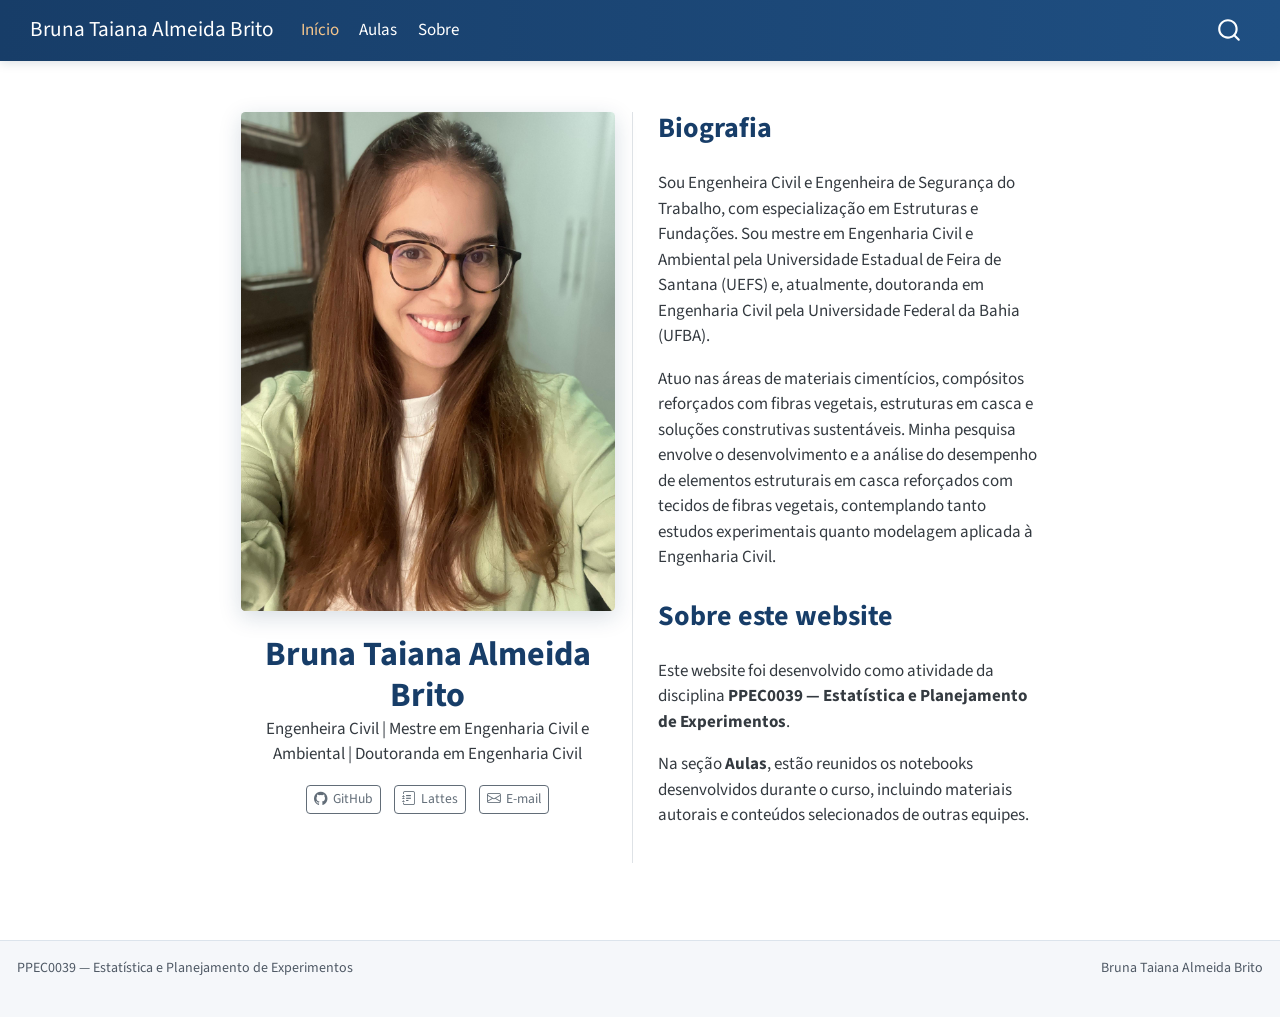
<file: docs/index.html>
<!DOCTYPE html>
<html xmlns="http://www.w3.org/1999/xhtml" lang="en" xml:lang="en"><head>

<meta charset="utf-8">
<meta name="generator" content="quarto-1.9.38">

<meta name="viewport" content="width=device-width, initial-scale=1.0, user-scalable=yes">

<meta name="description" content="Engenheira Civil | Mestre em Engenharia Civil e Ambiental | Doutoranda em Engenharia Civil">

<title>Bruna Taiana Almeida Brito</title>
<style>
/* Default styles provided by pandoc.
** See https://pandoc.org/MANUAL.html#variables-for-html for config info.
*/
code{white-space: pre-wrap;}
span.smallcaps{font-variant: small-caps;}
div.columns{display: flex; gap: min(4vw, 1.5em);}
div.column{flex: auto; overflow-x: auto;}
div.hanging-indent{margin-left: 1.5em; text-indent: -1.5em;}
ul.task-list{list-style: none;}
ul.task-list li input[type="checkbox"] {
  width: 0.8em;
  margin: 0 0.8em 0.2em -1em; /* quarto-specific, see https://github.com/quarto-dev/quarto-cli/issues/4556 */ 
  vertical-align: middle;
}
</style>


<script src="site_libs/quarto-nav/quarto-nav.js"></script>
<script src="site_libs/quarto-nav/headroom.min.js"></script>
<script src="site_libs/clipboard/clipboard.min.js"></script>
<script src="site_libs/quarto-search/autocomplete.umd.js"></script>
<script src="site_libs/quarto-search/fuse.min.js"></script>
<script src="site_libs/quarto-search/quarto-search.js"></script>
<meta name="quarto:offset" content="./">
<script src="site_libs/quarto-html/quarto.js" type="module"></script>
<script src="site_libs/quarto-html/tabsets/tabsets.js" type="module"></script>
<script src="site_libs/quarto-html/popper.min.js"></script>
<script src="site_libs/quarto-html/tippy.umd.min.js"></script>
<link href="site_libs/quarto-html/tippy.css" rel="stylesheet">
<link href="site_libs/quarto-html/quarto-syntax-highlighting-15634bcf2e68342d4ad2dfa704d543f6.css" rel="stylesheet" id="quarto-text-highlighting-styles">
<script src="site_libs/bootstrap/bootstrap.min.js"></script>
<link href="site_libs/bootstrap/bootstrap-icons.css" rel="stylesheet">
<link href="site_libs/bootstrap/bootstrap-ff38ca5759cea8d2b4e40dc1c167d4da.min.css" rel="stylesheet" append-hash="true" id="quarto-bootstrap" data-mode="light">
<script id="quarto-search-options" type="application/json">{
  "location": "navbar",
  "copy-button": false,
  "collapse-after": 3,
  "panel-placement": "end",
  "type": "overlay",
  "limit": 50,
  "keyboard-shortcut": [
    "f",
    "/",
    "s"
  ],
  "show-item-context": false,
  "language": {
    "search-no-results-text": "No results",
    "search-matching-documents-text": "matching documents",
    "search-copy-link-title": "Copy link to search",
    "search-hide-matches-text": "Hide additional matches",
    "search-more-match-text": "more match in this document",
    "search-more-matches-text": "more matches in this document",
    "search-clear-button-title": "Clear",
    "search-text-placeholder": "",
    "search-detached-cancel-button-title": "Cancel",
    "search-submit-button-title": "Submit",
    "search-label": "Search"
  }
}</script>
<style>html{ scroll-behavior: smooth; }</style>


<link rel="stylesheet" href="styles.css">
</head>

<body class="nav-fixed fullcontent quarto-light">

<div id="quarto-search-results"></div>
  <header id="quarto-header" class="headroom fixed-top">
    <nav class="navbar navbar-expand-lg " data-bs-theme="dark">
      <div class="navbar-container container-fluid">
      <div class="navbar-brand-container mx-auto">
    <a class="navbar-brand" href="./index.html">
    <span class="navbar-title">Bruna Taiana Almeida Brito</span>
    </a>
  </div>
            <div id="quarto-search" class="" title="Search"></div>
          <button class="navbar-toggler" type="button" data-bs-toggle="collapse" data-bs-target="#navbarCollapse" aria-controls="navbarCollapse" role="menu" aria-expanded="false" aria-label="Toggle navigation" onclick="if (window.quartoToggleHeadroom) { window.quartoToggleHeadroom(); }">
  <span class="navbar-toggler-icon"></span>
</button>
          <div class="collapse navbar-collapse" id="navbarCollapse">
            <ul class="navbar-nav navbar-nav-scroll me-auto">
  <li class="nav-item">
    <a class="nav-link active" href="./index.html" aria-current="page"> 
<span class="menu-text">Início</span></a>
  </li>  
  <li class="nav-item">
    <a class="nav-link" href="./lista_disciplina.html"> 
<span class="menu-text">Aulas</span></a>
  </li>  
  <li class="nav-item">
    <a class="nav-link" href="./about.html"> 
<span class="menu-text">Sobre</span></a>
  </li>  
</ul>
          </div> <!-- /navcollapse -->
            <div class="quarto-navbar-tools">
</div>
      </div> <!-- /container-fluid -->
    </nav>
</header>
<!-- content -->
<div id="quarto-content" class="quarto-container page-columns page-rows-contents page-layout-article page-navbar">
<!-- sidebar -->
<!-- margin-sidebar -->
    
<!-- main -->
<div class="quarto-about-trestles">
  <div class="about-entity">
    <img src="bruna.jpg" class="about-image
  rounded " style="width: 22em;">
<header id="title-block-header" class="quarto-title-block default">
<div class="quarto-title">
<h1 class="title">Bruna Taiana Almeida Brito</h1>
</div>
<div>
  <div class="description">
    Engenheira Civil | Mestre em Engenharia Civil e Ambiental | Doutoranda em Engenharia Civil
  </div>
</div>
<div class="quarto-title-meta">
  </div>
</header>
    <div class="about-links">
  <a href="https://github.com/britobruna" class="about-link" rel="" target="">
    <i class="bi bi-github"></i>
     <span class="about-link-text">GitHub</span>
  </a>
  <a href="http://lattes.cnpq.br/7379470283872650" class="about-link" rel="" target="">
    <i class="bi bi-journal-text"></i>
     <span class="about-link-text">Lattes</span>
  </a>
  <a href="mailto:brunabritoeng@gmail.com" class="about-link" rel="" target="">
    <i class="bi bi-envelope"></i>
     <span class="about-link-text">E-mail</span>
  </a>
</div>
  </div>
  <div class="about-contents"><main class="content" id="quarto-document-content">
<section id="biografia" class="level2">
<h2 data-anchor-id="biografia">Biografia</h2>
<p>Sou Engenheira Civil e Engenheira de Segurança do Trabalho, com especialização em Estruturas e Fundações. Sou mestre em Engenharia Civil e Ambiental pela Universidade Estadual de Feira de Santana (UEFS) e, atualmente, doutoranda em Engenharia Civil pela Universidade Federal da Bahia (UFBA).</p>
<p>Atuo nas áreas de materiais cimentícios, compósitos reforçados com fibras vegetais, estruturas em casca e soluções construtivas sustentáveis. Minha pesquisa envolve o desenvolvimento e a análise do desempenho de elementos estruturais em casca reforçados com tecidos de fibras vegetais, contemplando tanto estudos experimentais quanto modelagem aplicada à Engenharia Civil.</p>
</section>
<section id="sobre-este-website" class="level2">
<h2 data-anchor-id="sobre-este-website">Sobre este website</h2>
<p>Este website foi desenvolvido como atividade da disciplina <strong>PPEC0039 — Estatística e Planejamento de Experimentos</strong>.</p>
<p>Na seção <strong>Aulas</strong>, estão reunidos os notebooks desenvolvidos durante o curso, incluindo materiais autorais e conteúdos selecionados de outras equipes.</p>


</section>
</main></div>
</div>
 <!-- /main -->
<script id="quarto-html-after-body" type="application/javascript">
  window.document.addEventListener("DOMContentLoaded", function (event) {
    const isCodeAnnotation = (el) => {
      for (const clz of el.classList) {
        if (clz.startsWith('code-annotation-')) {                     
          return true;
        }
      }
      return false;
    }
    const onCopySuccess = function(e) {
      // button target
      const button = e.trigger;
      // don't keep focus
      button.blur();
      // flash "checked"
      button.classList.add('code-copy-button-checked');
      var currentTitle = button.getAttribute("title");
      button.setAttribute("title", "Copied!");
      let tooltip;
      if (window.bootstrap) {
        button.setAttribute("data-bs-toggle", "tooltip");
        button.setAttribute("data-bs-placement", "left");
        button.setAttribute("data-bs-title", "Copied!");
        tooltip = new bootstrap.Tooltip(button, 
          { trigger: "manual", 
            customClass: "code-copy-button-tooltip",
            offset: [0, -8]});
        tooltip.show();    
      }
      setTimeout(function() {
        if (tooltip) {
          tooltip.hide();
          button.removeAttribute("data-bs-title");
          button.removeAttribute("data-bs-toggle");
          button.removeAttribute("data-bs-placement");
        }
        button.setAttribute("title", currentTitle);
        button.classList.remove('code-copy-button-checked');
      }, 1000);
      // clear code selection
      e.clearSelection();
    }
    const getTextToCopy = function(trigger) {
      const outerScaffold = trigger.parentElement.cloneNode(true);
      const codeEl = outerScaffold.querySelector('code');
      for (const childEl of codeEl.children) {
        if (isCodeAnnotation(childEl)) {
          childEl.remove();
        }
      }
      return codeEl.innerText;
    }
    const clipboard = new window.ClipboardJS('.code-copy-button:not([data-in-quarto-modal])', {
      text: getTextToCopy
    });
    clipboard.on('success', onCopySuccess);
    if (window.document.getElementById('quarto-embedded-source-code-modal')) {
      const clipboardModal = new window.ClipboardJS('.code-copy-button[data-in-quarto-modal]', {
        text: getTextToCopy,
        container: window.document.getElementById('quarto-embedded-source-code-modal')
      });
      clipboardModal.on('success', onCopySuccess);
    }
      var localhostRegex = new RegExp(/^(?:http|https):\/\/localhost\:?[0-9]*\//);
      var mailtoRegex = new RegExp(/^mailto:/);
        var filterRegex = new RegExp('/' + window.location.host + '/');
      var isInternal = (href) => {
          return filterRegex.test(href) || localhostRegex.test(href) || mailtoRegex.test(href);
      }
      // Inspect non-navigation links and adorn them if external
     var links = window.document.querySelectorAll('a[href]:not(.nav-link):not(.navbar-brand):not(.toc-action):not(.sidebar-link):not(.sidebar-item-toggle):not(.pagination-link):not(.no-external):not([aria-hidden]):not(.dropdown-item):not(.quarto-navigation-tool):not(.about-link)');
      for (var i=0; i<links.length; i++) {
        const link = links[i];
        if (!isInternal(link.href)) {
          // undo the damage that might have been done by quarto-nav.js in the case of
          // links that we want to consider external
          if (link.dataset.originalHref !== undefined) {
            link.href = link.dataset.originalHref;
          }
        }
      }
    function tippyHover(el, contentFn, onTriggerFn, onUntriggerFn) {
      const config = {
        allowHTML: true,
        maxWidth: 500,
        delay: 100,
        arrow: false,
        appendTo: function(el) {
            return el.parentElement;
        },
        interactive: true,
        interactiveBorder: 10,
        theme: 'quarto',
        placement: 'bottom-start',
      };
      if (contentFn) {
        config.content = contentFn;
      }
      if (onTriggerFn) {
        config.onTrigger = onTriggerFn;
      }
      if (onUntriggerFn) {
        config.onUntrigger = onUntriggerFn;
      }
      window.tippy(el, config); 
    }
    const noterefs = window.document.querySelectorAll('a[role="doc-noteref"]');
    for (var i=0; i<noterefs.length; i++) {
      const ref = noterefs[i];
      tippyHover(ref, function() {
        // use id or data attribute instead here
        let href = ref.getAttribute('data-footnote-href') || ref.getAttribute('href');
        try { href = new URL(href).hash; } catch {}
        const id = href.replace(/^#\/?/, "");
        const note = window.document.getElementById(id);
        if (note) {
          return note.innerHTML;
        } else {
          return "";
        }
      });
    }
    const xrefs = window.document.querySelectorAll('a.quarto-xref');
    const processXRef = (id, note) => {
      // Strip column container classes
      const stripColumnClz = (el) => {
        el.classList.remove("page-full", "page-columns");
        if (el.children) {
          for (const child of el.children) {
            stripColumnClz(child);
          }
        }
      }
      stripColumnClz(note)
      if (id === null || id.startsWith('sec-')) {
        // Special case sections, only their first couple elements
        const container = document.createElement("div");
        if (note.children && note.children.length > 2) {
          container.appendChild(note.children[0].cloneNode(true));
          for (let i = 1; i < note.children.length; i++) {
            const child = note.children[i];
            if (child.tagName === "P" && child.innerText === "") {
              continue;
            } else {
              container.appendChild(child.cloneNode(true));
              break;
            }
          }
          if (window.Quarto?.typesetMath) {
            window.Quarto.typesetMath(container);
          }
          return container.innerHTML
        } else {
          if (window.Quarto?.typesetMath) {
            window.Quarto.typesetMath(note);
          }
          return note.innerHTML;
        }
      } else {
        // Remove any anchor links if they are present
        const anchorLink = note.querySelector('a.anchorjs-link');
        if (anchorLink) {
          anchorLink.remove();
        }
        if (window.Quarto?.typesetMath) {
          window.Quarto.typesetMath(note);
        }
        if (note.classList.contains("callout")) {
          return note.outerHTML;
        } else {
          return note.innerHTML;
        }
      }
    }
    for (var i=0; i<xrefs.length; i++) {
      const xref = xrefs[i];
      tippyHover(xref, undefined, function(instance) {
        instance.disable();
        let url = xref.getAttribute('href');
        let hash = undefined; 
        if (url.startsWith('#')) {
          hash = url;
        } else {
          try { hash = new URL(url).hash; } catch {}
        }
        if (hash) {
          const id = hash.replace(/^#\/?/, "");
          const note = window.document.getElementById(id);
          if (note !== null) {
            try {
              const html = processXRef(id, note.cloneNode(true));
              instance.setContent(html);
            } finally {
              instance.enable();
              instance.show();
            }
          } else {
            // See if we can fetch this
            fetch(url.split('#')[0])
            .then(res => res.text())
            .then(html => {
              const parser = new DOMParser();
              const htmlDoc = parser.parseFromString(html, "text/html");
              const note = htmlDoc.getElementById(id);
              if (note !== null) {
                const html = processXRef(id, note);
                instance.setContent(html);
              } 
            }).finally(() => {
              instance.enable();
              instance.show();
            });
          }
        } else {
          // See if we can fetch a full url (with no hash to target)
          // This is a special case and we should probably do some content thinning / targeting
          fetch(url)
          .then(res => res.text())
          .then(html => {
            const parser = new DOMParser();
            const htmlDoc = parser.parseFromString(html, "text/html");
            const note = htmlDoc.querySelector('main.content');
            if (note !== null) {
              // This should only happen for chapter cross references
              // (since there is no id in the URL)
              // remove the first header
              if (note.children.length > 0 && note.children[0].tagName === "HEADER") {
                note.children[0].remove();
              }
              const html = processXRef(null, note);
              instance.setContent(html);
            } 
          }).finally(() => {
            instance.enable();
            instance.show();
          });
        }
      }, function(instance) {
      });
    }
        let selectedAnnoteEl;
        const selectorForAnnotation = ( cell, annotation) => {
          let cellAttr = 'data-code-cell="' + cell + '"';
          let lineAttr = 'data-code-annotation="' +  annotation + '"';
          const selector = 'span[' + cellAttr + '][' + lineAttr + ']';
          return selector;
        }
        const selectCodeLines = (annoteEl) => {
          const doc = window.document;
          const targetCell = annoteEl.getAttribute("data-target-cell");
          const targetAnnotation = annoteEl.getAttribute("data-target-annotation");
          const annoteSpan = window.document.querySelector(selectorForAnnotation(targetCell, targetAnnotation));
          const lines = annoteSpan.getAttribute("data-code-lines").split(",");
          const lineIds = lines.map((line) => {
            return targetCell + "-" + line;
          })
          let top = null;
          let height = null;
          let parent = null;
          if (lineIds.length > 0) {
              //compute the position of the single el (top and bottom and make a div)
              const el = window.document.getElementById(lineIds[0]);
              top = el.offsetTop;
              height = el.offsetHeight;
              parent = el.parentElement.parentElement;
            if (lineIds.length > 1) {
              const lastEl = window.document.getElementById(lineIds[lineIds.length - 1]);
              const bottom = lastEl.offsetTop + lastEl.offsetHeight;
              height = bottom - top;
            }
            if (top !== null && height !== null && parent !== null) {
              // cook up a div (if necessary) and position it 
              let div = window.document.getElementById("code-annotation-line-highlight");
              if (div === null) {
                div = window.document.createElement("div");
                div.setAttribute("id", "code-annotation-line-highlight");
                div.style.position = 'absolute';
                parent.appendChild(div);
              }
              div.style.top = top - 2 + "px";
              div.style.height = height + 4 + "px";
              div.style.left = 0;
              let gutterDiv = window.document.getElementById("code-annotation-line-highlight-gutter");
              if (gutterDiv === null) {
                gutterDiv = window.document.createElement("div");
                gutterDiv.setAttribute("id", "code-annotation-line-highlight-gutter");
                gutterDiv.style.position = 'absolute';
                const codeCell = window.document.getElementById(targetCell);
                const gutter = codeCell.querySelector('.code-annotation-gutter');
                gutter.appendChild(gutterDiv);
              }
              gutterDiv.style.top = top - 2 + "px";
              gutterDiv.style.height = height + 4 + "px";
            }
            selectedAnnoteEl = annoteEl;
          }
        };
        const unselectCodeLines = () => {
          const elementsIds = ["code-annotation-line-highlight", "code-annotation-line-highlight-gutter"];
          elementsIds.forEach((elId) => {
            const div = window.document.getElementById(elId);
            if (div) {
              div.remove();
            }
          });
          selectedAnnoteEl = undefined;
        };
          // Handle positioning of the toggle
      window.addEventListener(
        "resize",
        throttle(() => {
          elRect = undefined;
          if (selectedAnnoteEl) {
            selectCodeLines(selectedAnnoteEl);
          }
        }, 10)
      );
      function throttle(fn, ms) {
      let throttle = false;
      let timer;
        return (...args) => {
          if(!throttle) { // first call gets through
              fn.apply(this, args);
              throttle = true;
          } else { // all the others get throttled
              if(timer) clearTimeout(timer); // cancel #2
              timer = setTimeout(() => {
                fn.apply(this, args);
                timer = throttle = false;
              }, ms);
          }
        };
      }
        // Attach click handler to the DT
        const annoteDls = window.document.querySelectorAll('dt[data-target-cell]');
        for (const annoteDlNode of annoteDls) {
          annoteDlNode.addEventListener('click', (event) => {
            const clickedEl = event.target;
            if (clickedEl !== selectedAnnoteEl) {
              unselectCodeLines();
              const activeEl = window.document.querySelector('dt[data-target-cell].code-annotation-active');
              if (activeEl) {
                activeEl.classList.remove('code-annotation-active');
              }
              selectCodeLines(clickedEl);
              clickedEl.classList.add('code-annotation-active');
            } else {
              // Unselect the line
              unselectCodeLines();
              clickedEl.classList.remove('code-annotation-active');
            }
          });
        }
    const findCites = (el) => {
      const parentEl = el.parentElement;
      if (parentEl) {
        const cites = parentEl.dataset.cites;
        if (cites) {
          return {
            el,
            cites: cites.split(' ')
          };
        } else {
          return findCites(el.parentElement)
        }
      } else {
        return undefined;
      }
    };
    var bibliorefs = window.document.querySelectorAll('a[role="doc-biblioref"]');
    for (var i=0; i<bibliorefs.length; i++) {
      const ref = bibliorefs[i];
      const citeInfo = findCites(ref);
      if (citeInfo) {
        tippyHover(citeInfo.el, function() {
          var popup = window.document.createElement('div');
          citeInfo.cites.forEach(function(cite) {
            var citeDiv = window.document.createElement('div');
            citeDiv.classList.add('hanging-indent');
            citeDiv.classList.add('csl-entry');
            var biblioDiv = window.document.getElementById('ref-' + cite);
            if (biblioDiv) {
              citeDiv.innerHTML = biblioDiv.innerHTML;
            }
            popup.appendChild(citeDiv);
          });
          return popup.innerHTML;
        });
      }
    }
  });
  </script>
</div> <!-- /content -->
<footer class="footer">
  <div class="nav-footer">
    <div class="nav-footer-left">
<p>PPEC0039 — Estatística e Planejamento de Experimentos</p>
</div>   
    <div class="nav-footer-center">
      &nbsp;
    </div>
    <div class="nav-footer-right">
<p>Bruna Taiana Almeida Brito</p>
</div>
  </div>
</footer>




<script src="site_libs/quarto-html/zenscroll-min.js"></script>
</body></html>
</file>
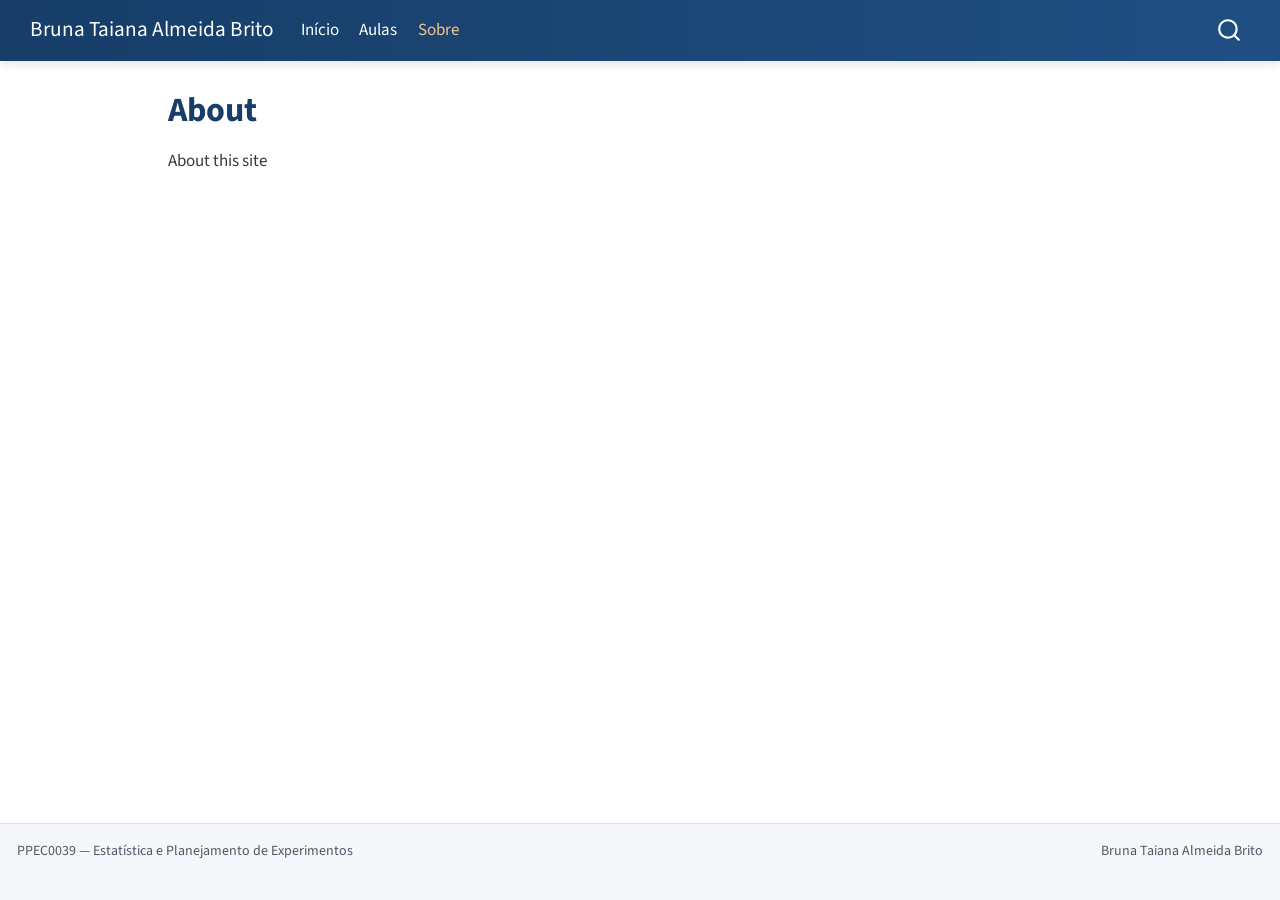
<file: docs/about.html>
<!DOCTYPE html>
<html xmlns="http://www.w3.org/1999/xhtml" lang="en" xml:lang="en"><head>

<meta charset="utf-8">
<meta name="generator" content="quarto-1.9.38">

<meta name="viewport" content="width=device-width, initial-scale=1.0, user-scalable=yes">


<title>About – Bruna Taiana Almeida Brito</title>
<style>
/* Default styles provided by pandoc.
** See https://pandoc.org/MANUAL.html#variables-for-html for config info.
*/
code{white-space: pre-wrap;}
span.smallcaps{font-variant: small-caps;}
div.columns{display: flex; gap: min(4vw, 1.5em);}
div.column{flex: auto; overflow-x: auto;}
div.hanging-indent{margin-left: 1.5em; text-indent: -1.5em;}
ul.task-list{list-style: none;}
ul.task-list li input[type="checkbox"] {
  width: 0.8em;
  margin: 0 0.8em 0.2em -1em; /* quarto-specific, see https://github.com/quarto-dev/quarto-cli/issues/4556 */ 
  vertical-align: middle;
}
</style>


<script src="site_libs/quarto-nav/quarto-nav.js"></script>
<script src="site_libs/quarto-nav/headroom.min.js"></script>
<script src="site_libs/clipboard/clipboard.min.js"></script>
<script src="site_libs/quarto-search/autocomplete.umd.js"></script>
<script src="site_libs/quarto-search/fuse.min.js"></script>
<script src="site_libs/quarto-search/quarto-search.js"></script>
<meta name="quarto:offset" content="./">
<script src="site_libs/quarto-html/quarto.js" type="module"></script>
<script src="site_libs/quarto-html/tabsets/tabsets.js" type="module"></script>
<script src="site_libs/quarto-html/popper.min.js"></script>
<script src="site_libs/quarto-html/tippy.umd.min.js"></script>
<script src="site_libs/quarto-html/anchor.min.js"></script>
<link href="site_libs/quarto-html/tippy.css" rel="stylesheet">
<link href="site_libs/quarto-html/quarto-syntax-highlighting-15634bcf2e68342d4ad2dfa704d543f6.css" rel="stylesheet" id="quarto-text-highlighting-styles">
<script src="site_libs/bootstrap/bootstrap.min.js"></script>
<link href="site_libs/bootstrap/bootstrap-icons.css" rel="stylesheet">
<link href="site_libs/bootstrap/bootstrap-ff38ca5759cea8d2b4e40dc1c167d4da.min.css" rel="stylesheet" append-hash="true" id="quarto-bootstrap" data-mode="light">
<script id="quarto-search-options" type="application/json">{
  "location": "navbar",
  "copy-button": false,
  "collapse-after": 3,
  "panel-placement": "end",
  "type": "overlay",
  "limit": 50,
  "keyboard-shortcut": [
    "f",
    "/",
    "s"
  ],
  "show-item-context": false,
  "language": {
    "search-no-results-text": "No results",
    "search-matching-documents-text": "matching documents",
    "search-copy-link-title": "Copy link to search",
    "search-hide-matches-text": "Hide additional matches",
    "search-more-match-text": "more match in this document",
    "search-more-matches-text": "more matches in this document",
    "search-clear-button-title": "Clear",
    "search-text-placeholder": "",
    "search-detached-cancel-button-title": "Cancel",
    "search-submit-button-title": "Submit",
    "search-label": "Search"
  }
}</script>
<style>html{ scroll-behavior: smooth; }</style>


<link rel="stylesheet" href="styles.css">
</head>

<body class="nav-fixed quarto-light">

<div id="quarto-search-results"></div>
  <header id="quarto-header" class="headroom fixed-top">
    <nav class="navbar navbar-expand-lg " data-bs-theme="dark">
      <div class="navbar-container container-fluid">
      <div class="navbar-brand-container mx-auto">
    <a class="navbar-brand" href="./index.html">
    <span class="navbar-title">Bruna Taiana Almeida Brito</span>
    </a>
  </div>
            <div id="quarto-search" class="" title="Search"></div>
          <button class="navbar-toggler" type="button" data-bs-toggle="collapse" data-bs-target="#navbarCollapse" aria-controls="navbarCollapse" role="menu" aria-expanded="false" aria-label="Toggle navigation" onclick="if (window.quartoToggleHeadroom) { window.quartoToggleHeadroom(); }">
  <span class="navbar-toggler-icon"></span>
</button>
          <div class="collapse navbar-collapse" id="navbarCollapse">
            <ul class="navbar-nav navbar-nav-scroll me-auto">
  <li class="nav-item">
    <a class="nav-link" href="./index.html"> 
<span class="menu-text">Início</span></a>
  </li>  
  <li class="nav-item">
    <a class="nav-link" href="./lista_disciplina.html"> 
<span class="menu-text">Aulas</span></a>
  </li>  
  <li class="nav-item">
    <a class="nav-link active" href="./about.html" aria-current="page"> 
<span class="menu-text">Sobre</span></a>
  </li>  
</ul>
          </div> <!-- /navcollapse -->
            <div class="quarto-navbar-tools">
</div>
      </div> <!-- /container-fluid -->
    </nav>
</header>
<!-- content -->
<div id="quarto-content" class="quarto-container page-columns page-rows-contents page-layout-article page-navbar">
<!-- sidebar -->
<!-- margin-sidebar -->
    <div id="quarto-margin-sidebar" class="sidebar margin-sidebar zindex-bottom">
        
    </div>
<!-- main -->
<main class="content" id="quarto-document-content">

<header id="title-block-header" class="quarto-title-block default">
<div class="quarto-title">
<h1 class="title">About</h1>
</div>



<div class="quarto-title-meta">

    
  
    
  </div>
  


</header>


<p>About this site</p>



</main> <!-- /main -->
<script id="quarto-html-after-body" type="application/javascript">
  window.document.addEventListener("DOMContentLoaded", function (event) {
    const icon = "";
    const anchorJS = new window.AnchorJS();
    anchorJS.options = {
      placement: 'right',
      icon: icon
    };
    anchorJS.add('.anchored');
    const isCodeAnnotation = (el) => {
      for (const clz of el.classList) {
        if (clz.startsWith('code-annotation-')) {                     
          return true;
        }
      }
      return false;
    }
    const onCopySuccess = function(e) {
      // button target
      const button = e.trigger;
      // don't keep focus
      button.blur();
      // flash "checked"
      button.classList.add('code-copy-button-checked');
      var currentTitle = button.getAttribute("title");
      button.setAttribute("title", "Copied!");
      let tooltip;
      if (window.bootstrap) {
        button.setAttribute("data-bs-toggle", "tooltip");
        button.setAttribute("data-bs-placement", "left");
        button.setAttribute("data-bs-title", "Copied!");
        tooltip = new bootstrap.Tooltip(button, 
          { trigger: "manual", 
            customClass: "code-copy-button-tooltip",
            offset: [0, -8]});
        tooltip.show();    
      }
      setTimeout(function() {
        if (tooltip) {
          tooltip.hide();
          button.removeAttribute("data-bs-title");
          button.removeAttribute("data-bs-toggle");
          button.removeAttribute("data-bs-placement");
        }
        button.setAttribute("title", currentTitle);
        button.classList.remove('code-copy-button-checked');
      }, 1000);
      // clear code selection
      e.clearSelection();
    }
    const getTextToCopy = function(trigger) {
      const outerScaffold = trigger.parentElement.cloneNode(true);
      const codeEl = outerScaffold.querySelector('code');
      for (const childEl of codeEl.children) {
        if (isCodeAnnotation(childEl)) {
          childEl.remove();
        }
      }
      return codeEl.innerText;
    }
    const clipboard = new window.ClipboardJS('.code-copy-button:not([data-in-quarto-modal])', {
      text: getTextToCopy
    });
    clipboard.on('success', onCopySuccess);
    if (window.document.getElementById('quarto-embedded-source-code-modal')) {
      const clipboardModal = new window.ClipboardJS('.code-copy-button[data-in-quarto-modal]', {
        text: getTextToCopy,
        container: window.document.getElementById('quarto-embedded-source-code-modal')
      });
      clipboardModal.on('success', onCopySuccess);
    }
      var localhostRegex = new RegExp(/^(?:http|https):\/\/localhost\:?[0-9]*\//);
      var mailtoRegex = new RegExp(/^mailto:/);
        var filterRegex = new RegExp('/' + window.location.host + '/');
      var isInternal = (href) => {
          return filterRegex.test(href) || localhostRegex.test(href) || mailtoRegex.test(href);
      }
      // Inspect non-navigation links and adorn them if external
     var links = window.document.querySelectorAll('a[href]:not(.nav-link):not(.navbar-brand):not(.toc-action):not(.sidebar-link):not(.sidebar-item-toggle):not(.pagination-link):not(.no-external):not([aria-hidden]):not(.dropdown-item):not(.quarto-navigation-tool):not(.about-link)');
      for (var i=0; i<links.length; i++) {
        const link = links[i];
        if (!isInternal(link.href)) {
          // undo the damage that might have been done by quarto-nav.js in the case of
          // links that we want to consider external
          if (link.dataset.originalHref !== undefined) {
            link.href = link.dataset.originalHref;
          }
        }
      }
    function tippyHover(el, contentFn, onTriggerFn, onUntriggerFn) {
      const config = {
        allowHTML: true,
        maxWidth: 500,
        delay: 100,
        arrow: false,
        appendTo: function(el) {
            return el.parentElement;
        },
        interactive: true,
        interactiveBorder: 10,
        theme: 'quarto',
        placement: 'bottom-start',
      };
      if (contentFn) {
        config.content = contentFn;
      }
      if (onTriggerFn) {
        config.onTrigger = onTriggerFn;
      }
      if (onUntriggerFn) {
        config.onUntrigger = onUntriggerFn;
      }
      window.tippy(el, config); 
    }
    const noterefs = window.document.querySelectorAll('a[role="doc-noteref"]');
    for (var i=0; i<noterefs.length; i++) {
      const ref = noterefs[i];
      tippyHover(ref, function() {
        // use id or data attribute instead here
        let href = ref.getAttribute('data-footnote-href') || ref.getAttribute('href');
        try { href = new URL(href).hash; } catch {}
        const id = href.replace(/^#\/?/, "");
        const note = window.document.getElementById(id);
        if (note) {
          return note.innerHTML;
        } else {
          return "";
        }
      });
    }
    const xrefs = window.document.querySelectorAll('a.quarto-xref');
    const processXRef = (id, note) => {
      // Strip column container classes
      const stripColumnClz = (el) => {
        el.classList.remove("page-full", "page-columns");
        if (el.children) {
          for (const child of el.children) {
            stripColumnClz(child);
          }
        }
      }
      stripColumnClz(note)
      if (id === null || id.startsWith('sec-')) {
        // Special case sections, only their first couple elements
        const container = document.createElement("div");
        if (note.children && note.children.length > 2) {
          container.appendChild(note.children[0].cloneNode(true));
          for (let i = 1; i < note.children.length; i++) {
            const child = note.children[i];
            if (child.tagName === "P" && child.innerText === "") {
              continue;
            } else {
              container.appendChild(child.cloneNode(true));
              break;
            }
          }
          if (window.Quarto?.typesetMath) {
            window.Quarto.typesetMath(container);
          }
          return container.innerHTML
        } else {
          if (window.Quarto?.typesetMath) {
            window.Quarto.typesetMath(note);
          }
          return note.innerHTML;
        }
      } else {
        // Remove any anchor links if they are present
        const anchorLink = note.querySelector('a.anchorjs-link');
        if (anchorLink) {
          anchorLink.remove();
        }
        if (window.Quarto?.typesetMath) {
          window.Quarto.typesetMath(note);
        }
        if (note.classList.contains("callout")) {
          return note.outerHTML;
        } else {
          return note.innerHTML;
        }
      }
    }
    for (var i=0; i<xrefs.length; i++) {
      const xref = xrefs[i];
      tippyHover(xref, undefined, function(instance) {
        instance.disable();
        let url = xref.getAttribute('href');
        let hash = undefined; 
        if (url.startsWith('#')) {
          hash = url;
        } else {
          try { hash = new URL(url).hash; } catch {}
        }
        if (hash) {
          const id = hash.replace(/^#\/?/, "");
          const note = window.document.getElementById(id);
          if (note !== null) {
            try {
              const html = processXRef(id, note.cloneNode(true));
              instance.setContent(html);
            } finally {
              instance.enable();
              instance.show();
            }
          } else {
            // See if we can fetch this
            fetch(url.split('#')[0])
            .then(res => res.text())
            .then(html => {
              const parser = new DOMParser();
              const htmlDoc = parser.parseFromString(html, "text/html");
              const note = htmlDoc.getElementById(id);
              if (note !== null) {
                const html = processXRef(id, note);
                instance.setContent(html);
              } 
            }).finally(() => {
              instance.enable();
              instance.show();
            });
          }
        } else {
          // See if we can fetch a full url (with no hash to target)
          // This is a special case and we should probably do some content thinning / targeting
          fetch(url)
          .then(res => res.text())
          .then(html => {
            const parser = new DOMParser();
            const htmlDoc = parser.parseFromString(html, "text/html");
            const note = htmlDoc.querySelector('main.content');
            if (note !== null) {
              // This should only happen for chapter cross references
              // (since there is no id in the URL)
              // remove the first header
              if (note.children.length > 0 && note.children[0].tagName === "HEADER") {
                note.children[0].remove();
              }
              const html = processXRef(null, note);
              instance.setContent(html);
            } 
          }).finally(() => {
            instance.enable();
            instance.show();
          });
        }
      }, function(instance) {
      });
    }
        let selectedAnnoteEl;
        const selectorForAnnotation = ( cell, annotation) => {
          let cellAttr = 'data-code-cell="' + cell + '"';
          let lineAttr = 'data-code-annotation="' +  annotation + '"';
          const selector = 'span[' + cellAttr + '][' + lineAttr + ']';
          return selector;
        }
        const selectCodeLines = (annoteEl) => {
          const doc = window.document;
          const targetCell = annoteEl.getAttribute("data-target-cell");
          const targetAnnotation = annoteEl.getAttribute("data-target-annotation");
          const annoteSpan = window.document.querySelector(selectorForAnnotation(targetCell, targetAnnotation));
          const lines = annoteSpan.getAttribute("data-code-lines").split(",");
          const lineIds = lines.map((line) => {
            return targetCell + "-" + line;
          })
          let top = null;
          let height = null;
          let parent = null;
          if (lineIds.length > 0) {
              //compute the position of the single el (top and bottom and make a div)
              const el = window.document.getElementById(lineIds[0]);
              top = el.offsetTop;
              height = el.offsetHeight;
              parent = el.parentElement.parentElement;
            if (lineIds.length > 1) {
              const lastEl = window.document.getElementById(lineIds[lineIds.length - 1]);
              const bottom = lastEl.offsetTop + lastEl.offsetHeight;
              height = bottom - top;
            }
            if (top !== null && height !== null && parent !== null) {
              // cook up a div (if necessary) and position it 
              let div = window.document.getElementById("code-annotation-line-highlight");
              if (div === null) {
                div = window.document.createElement("div");
                div.setAttribute("id", "code-annotation-line-highlight");
                div.style.position = 'absolute';
                parent.appendChild(div);
              }
              div.style.top = top - 2 + "px";
              div.style.height = height + 4 + "px";
              div.style.left = 0;
              let gutterDiv = window.document.getElementById("code-annotation-line-highlight-gutter");
              if (gutterDiv === null) {
                gutterDiv = window.document.createElement("div");
                gutterDiv.setAttribute("id", "code-annotation-line-highlight-gutter");
                gutterDiv.style.position = 'absolute';
                const codeCell = window.document.getElementById(targetCell);
                const gutter = codeCell.querySelector('.code-annotation-gutter');
                gutter.appendChild(gutterDiv);
              }
              gutterDiv.style.top = top - 2 + "px";
              gutterDiv.style.height = height + 4 + "px";
            }
            selectedAnnoteEl = annoteEl;
          }
        };
        const unselectCodeLines = () => {
          const elementsIds = ["code-annotation-line-highlight", "code-annotation-line-highlight-gutter"];
          elementsIds.forEach((elId) => {
            const div = window.document.getElementById(elId);
            if (div) {
              div.remove();
            }
          });
          selectedAnnoteEl = undefined;
        };
          // Handle positioning of the toggle
      window.addEventListener(
        "resize",
        throttle(() => {
          elRect = undefined;
          if (selectedAnnoteEl) {
            selectCodeLines(selectedAnnoteEl);
          }
        }, 10)
      );
      function throttle(fn, ms) {
      let throttle = false;
      let timer;
        return (...args) => {
          if(!throttle) { // first call gets through
              fn.apply(this, args);
              throttle = true;
          } else { // all the others get throttled
              if(timer) clearTimeout(timer); // cancel #2
              timer = setTimeout(() => {
                fn.apply(this, args);
                timer = throttle = false;
              }, ms);
          }
        };
      }
        // Attach click handler to the DT
        const annoteDls = window.document.querySelectorAll('dt[data-target-cell]');
        for (const annoteDlNode of annoteDls) {
          annoteDlNode.addEventListener('click', (event) => {
            const clickedEl = event.target;
            if (clickedEl !== selectedAnnoteEl) {
              unselectCodeLines();
              const activeEl = window.document.querySelector('dt[data-target-cell].code-annotation-active');
              if (activeEl) {
                activeEl.classList.remove('code-annotation-active');
              }
              selectCodeLines(clickedEl);
              clickedEl.classList.add('code-annotation-active');
            } else {
              // Unselect the line
              unselectCodeLines();
              clickedEl.classList.remove('code-annotation-active');
            }
          });
        }
    const findCites = (el) => {
      const parentEl = el.parentElement;
      if (parentEl) {
        const cites = parentEl.dataset.cites;
        if (cites) {
          return {
            el,
            cites: cites.split(' ')
          };
        } else {
          return findCites(el.parentElement)
        }
      } else {
        return undefined;
      }
    };
    var bibliorefs = window.document.querySelectorAll('a[role="doc-biblioref"]');
    for (var i=0; i<bibliorefs.length; i++) {
      const ref = bibliorefs[i];
      const citeInfo = findCites(ref);
      if (citeInfo) {
        tippyHover(citeInfo.el, function() {
          var popup = window.document.createElement('div');
          citeInfo.cites.forEach(function(cite) {
            var citeDiv = window.document.createElement('div');
            citeDiv.classList.add('hanging-indent');
            citeDiv.classList.add('csl-entry');
            var biblioDiv = window.document.getElementById('ref-' + cite);
            if (biblioDiv) {
              citeDiv.innerHTML = biblioDiv.innerHTML;
            }
            popup.appendChild(citeDiv);
          });
          return popup.innerHTML;
        });
      }
    }
  });
  </script>
</div> <!-- /content -->
<footer class="footer">
  <div class="nav-footer">
    <div class="nav-footer-left">
<p>PPEC0039 — Estatística e Planejamento de Experimentos</p>
</div>   
    <div class="nav-footer-center">
      &nbsp;
    </div>
    <div class="nav-footer-right">
<p>Bruna Taiana Almeida Brito</p>
</div>
  </div>
</footer>




<script src="site_libs/quarto-html/zenscroll-min.js"></script>
</body></html>
</file>
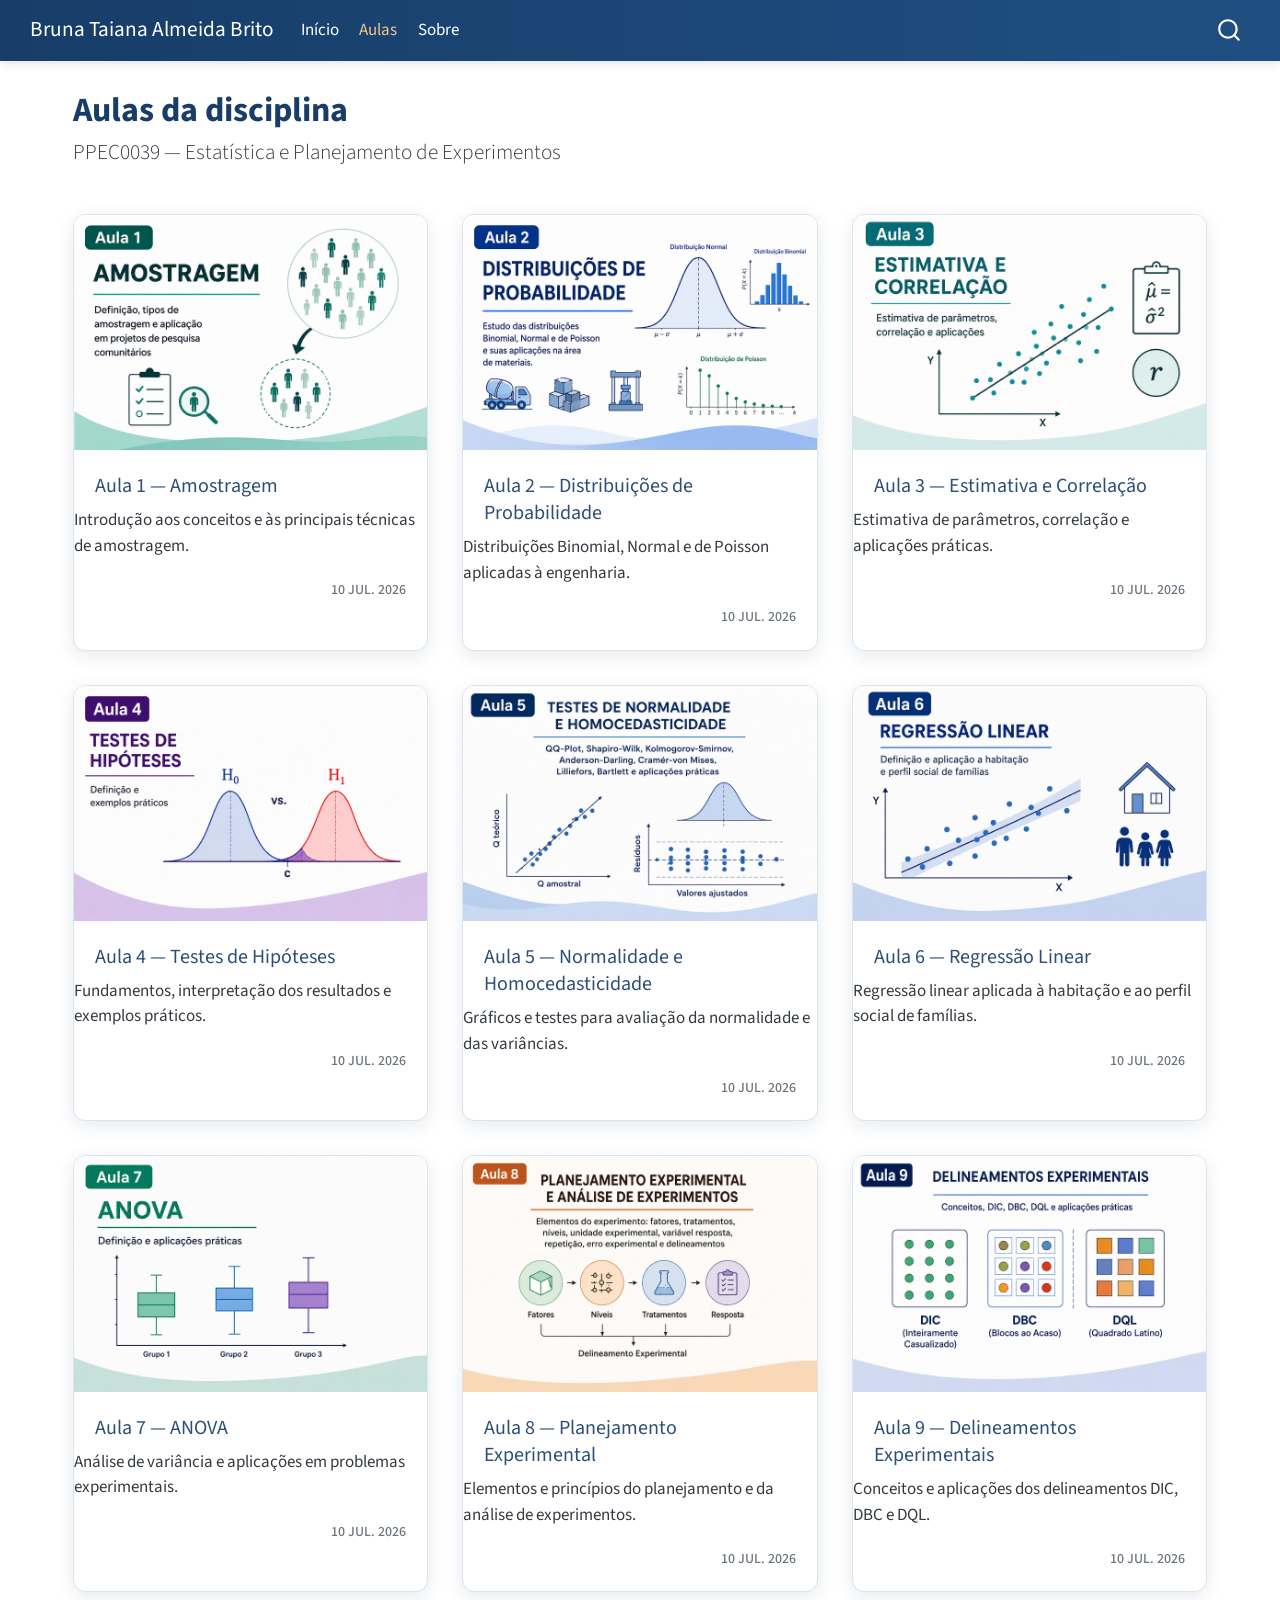
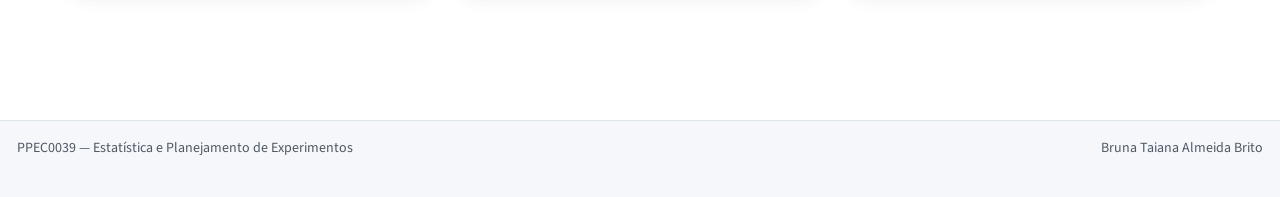
<file: docs/lista_disciplina.html>
<!DOCTYPE html>
<html xmlns="http://www.w3.org/1999/xhtml" lang="en" xml:lang="en"><head>

<meta charset="utf-8">
<meta name="generator" content="quarto-1.9.38">

<meta name="viewport" content="width=device-width, initial-scale=1.0, user-scalable=yes">


<title>Aulas da disciplina – Bruna Taiana Almeida Brito</title>
<style>
/* Default styles provided by pandoc.
** See https://pandoc.org/MANUAL.html#variables-for-html for config info.
*/
code{white-space: pre-wrap;}
span.smallcaps{font-variant: small-caps;}
div.columns{display: flex; gap: min(4vw, 1.5em);}
div.column{flex: auto; overflow-x: auto;}
div.hanging-indent{margin-left: 1.5em; text-indent: -1.5em;}
ul.task-list{list-style: none;}
ul.task-list li input[type="checkbox"] {
  width: 0.8em;
  margin: 0 0.8em 0.2em -1em; /* quarto-specific, see https://github.com/quarto-dev/quarto-cli/issues/4556 */ 
  vertical-align: middle;
}
</style>


<script src="site_libs/quarto-nav/quarto-nav.js"></script>
<script src="site_libs/quarto-nav/headroom.min.js"></script>
<script src="site_libs/clipboard/clipboard.min.js"></script>
<script src="site_libs/quarto-search/autocomplete.umd.js"></script>
<script src="site_libs/quarto-search/fuse.min.js"></script>
<script src="site_libs/quarto-search/quarto-search.js"></script>
<meta name="quarto:offset" content="./">
<script src="site_libs/quarto-html/quarto.js" type="module"></script>
<script src="site_libs/quarto-html/tabsets/tabsets.js" type="module"></script>
<script src="site_libs/quarto-html/popper.min.js"></script>
<script src="site_libs/quarto-html/tippy.umd.min.js"></script>
<script src="site_libs/quarto-html/anchor.min.js"></script>
<link href="site_libs/quarto-html/tippy.css" rel="stylesheet">
<link href="site_libs/quarto-html/quarto-syntax-highlighting-15634bcf2e68342d4ad2dfa704d543f6.css" rel="stylesheet" id="quarto-text-highlighting-styles">
<script src="site_libs/bootstrap/bootstrap.min.js"></script>
<link href="site_libs/bootstrap/bootstrap-icons.css" rel="stylesheet">
<link href="site_libs/bootstrap/bootstrap-ff38ca5759cea8d2b4e40dc1c167d4da.min.css" rel="stylesheet" append-hash="true" id="quarto-bootstrap" data-mode="light">
<script id="quarto-search-options" type="application/json">{
  "location": "navbar",
  "copy-button": false,
  "collapse-after": 3,
  "panel-placement": "end",
  "type": "overlay",
  "limit": 50,
  "keyboard-shortcut": [
    "f",
    "/",
    "s"
  ],
  "show-item-context": false,
  "language": {
    "search-no-results-text": "No results",
    "search-matching-documents-text": "matching documents",
    "search-copy-link-title": "Copy link to search",
    "search-hide-matches-text": "Hide additional matches",
    "search-more-match-text": "more match in this document",
    "search-more-matches-text": "more matches in this document",
    "search-clear-button-title": "Clear",
    "search-text-placeholder": "",
    "search-detached-cancel-button-title": "Cancel",
    "search-submit-button-title": "Submit",
    "search-label": "Search"
  }
}</script>
<style>html{ scroll-behavior: smooth; }</style>


<link rel="stylesheet" href="styles.css">
</head>

<body class="nav-fixed quarto-light">

<div id="quarto-search-results"></div>
  <header id="quarto-header" class="headroom fixed-top">
    <nav class="navbar navbar-expand-lg " data-bs-theme="dark">
      <div class="navbar-container container-fluid">
      <div class="navbar-brand-container mx-auto">
    <a class="navbar-brand" href="./index.html">
    <span class="navbar-title">Bruna Taiana Almeida Brito</span>
    </a>
  </div>
            <div id="quarto-search" class="" title="Search"></div>
          <button class="navbar-toggler" type="button" data-bs-toggle="collapse" data-bs-target="#navbarCollapse" aria-controls="navbarCollapse" role="menu" aria-expanded="false" aria-label="Toggle navigation" onclick="if (window.quartoToggleHeadroom) { window.quartoToggleHeadroom(); }">
  <span class="navbar-toggler-icon"></span>
</button>
          <div class="collapse navbar-collapse" id="navbarCollapse">
            <ul class="navbar-nav navbar-nav-scroll me-auto">
  <li class="nav-item">
    <a class="nav-link" href="./index.html"> 
<span class="menu-text">Início</span></a>
  </li>  
  <li class="nav-item">
    <a class="nav-link active" href="./lista_disciplina.html" aria-current="page"> 
<span class="menu-text">Aulas</span></a>
  </li>  
  <li class="nav-item">
    <a class="nav-link" href="./about.html"> 
<span class="menu-text">Sobre</span></a>
  </li>  
</ul>
          </div> <!-- /navcollapse -->
            <div class="quarto-navbar-tools">
</div>
      </div> <!-- /container-fluid -->
    </nav>
</header>
<!-- content -->
<div id="quarto-content" class="quarto-container page-columns page-rows-contents page-layout-full page-navbar">
<!-- sidebar -->
<!-- margin-sidebar -->
    
<!-- main -->
<main class="content column-page" id="quarto-document-content">

<header id="title-block-header" class="quarto-title-block default">
<div class="quarto-title">
<h1 class="title">Aulas da disciplina</h1>
<p class="subtitle lead">PPEC0039 — Estatística e Planejamento de Experimentos</p>
</div>



<div class="quarto-title-meta column-page">

    
  
    
  </div>
  


</header>


<div class="aulas-grid">
<div class="aula-card">
<p><a href="Notebooks/Aula_1.html"><img src="Notebooks/Aula_1.png" class="aula-imagem img-fluid"></a></p>
<section id="aula-1-amostragem" class="level3">
<h3 class="anchored" data-anchor-id="aula-1-amostragem"><a href="Notebooks/Aula_1.html">Aula 1 — Amostragem</a></h3>
<p>Introdução aos conceitos e às principais técnicas de amostragem.</p>
<div class="aula-data">
10 JUL. 2026
</div>
</section>
</div>
<div class="aula-card">
<p><a href="Notebooks/Aula_2.html"><img src="Notebooks/Aula_2.png" class="aula-imagem img-fluid"></a></p>
<section id="aula-2-distribuições-de-probabilidade" class="level3">
<h3 class="anchored" data-anchor-id="aula-2-distribuições-de-probabilidade"><a href="Notebooks/Aula_2.html">Aula 2 — Distribuições de Probabilidade</a></h3>
<p>Distribuições Binomial, Normal e de Poisson aplicadas à engenharia.</p>
<div class="aula-data">
10 JUL. 2026
</div>
</section>
</div>
<div class="aula-card">
<p><a href="Notebooks/Aula_3.html"><img src="Notebooks/Aula_3.png" class="aula-imagem img-fluid"></a></p>
<section id="aula-3-estimativa-e-correlação" class="level3">
<h3 class="anchored" data-anchor-id="aula-3-estimativa-e-correlação"><a href="Notebooks/Aula_3.html">Aula 3 — Estimativa e Correlação</a></h3>
<p>Estimativa de parâmetros, correlação e aplicações práticas.</p>
<div class="aula-data">
10 JUL. 2026
</div>
</section>
</div>
<div class="aula-card">
<p><a href="Notebooks/Aula_4.html"><img src="Notebooks/Aula_4.png" class="aula-imagem img-fluid"></a></p>
<section id="aula-4-testes-de-hipóteses" class="level3">
<h3 class="anchored" data-anchor-id="aula-4-testes-de-hipóteses"><a href="Notebooks/Aula_4.html">Aula 4 — Testes de Hipóteses</a></h3>
<p>Fundamentos, interpretação dos resultados e exemplos práticos.</p>
<div class="aula-data">
10 JUL. 2026
</div>
</section>
</div>
<div class="aula-card">
<p><a href="Notebooks/Aula_5.html"><img src="Notebooks/Aula_5.png" class="aula-imagem img-fluid"></a></p>
<section id="aula-5-normalidade-e-homocedasticidade" class="level3">
<h3 class="anchored" data-anchor-id="aula-5-normalidade-e-homocedasticidade"><a href="Notebooks/Aula_5.html">Aula 5 — Normalidade e Homocedasticidade</a></h3>
<p>Gráficos e testes para avaliação da normalidade e das variâncias.</p>
<div class="aula-data">
10 JUL. 2026
</div>
</section>
</div>
<div class="aula-card">
<p><a href="Notebooks/Aula_6.html"><img src="Notebooks/Aula_6.png" class="aula-imagem img-fluid"></a></p>
<section id="aula-6-regressão-linear" class="level3">
<h3 class="anchored" data-anchor-id="aula-6-regressão-linear"><a href="Notebooks/Aula_6.html">Aula 6 — Regressão Linear</a></h3>
<p>Regressão linear aplicada à habitação e ao perfil social de famílias.</p>
<div class="aula-data">
10 JUL. 2026
</div>
</section>
</div>
<div class="aula-card">
<p><a href="Notebooks/Aula_7.html"><img src="Notebooks/Aula_7.png" class="aula-imagem img-fluid"></a></p>
<section id="aula-7-anova" class="level3">
<h3 class="anchored" data-anchor-id="aula-7-anova"><a href="Notebooks/Aula_7.html">Aula 7 — ANOVA</a></h3>
<p>Análise de variância e aplicações em problemas experimentais.</p>
<div class="aula-data">
10 JUL. 2026
</div>
</section>
</div>
<div class="aula-card">
<p><a href="Notebooks/Aula_8.html"><img src="Notebooks/Aula_8.png" class="aula-imagem img-fluid"></a></p>
<section id="aula-8-planejamento-experimental" class="level3">
<h3 class="anchored" data-anchor-id="aula-8-planejamento-experimental"><a href="Notebooks/Aula_8.html">Aula 8 — Planejamento Experimental</a></h3>
<p>Elementos e princípios do planejamento e da análise de experimentos.</p>
<div class="aula-data">
10 JUL. 2026
</div>
</section>
</div>
<div class="aula-card">
<p><a href="Notebooks/Aula_9.html"><img src="Notebooks/Aula_9.png" class="aula-imagem img-fluid"></a></p>
<section id="aula-9-delineamentos-experimentais" class="level3">
<h3 class="anchored" data-anchor-id="aula-9-delineamentos-experimentais"><a href="Notebooks/Aula_9.html">Aula 9 — Delineamentos Experimentais</a></h3>
<p>Conceitos e aplicações dos delineamentos DIC, DBC e DQL.</p>
<div class="aula-data">
10 JUL. 2026
</div>
</section>
</div>
</div>



</main> <!-- /main -->
<script id="quarto-html-after-body" type="application/javascript">
  window.document.addEventListener("DOMContentLoaded", function (event) {
    const icon = "";
    const anchorJS = new window.AnchorJS();
    anchorJS.options = {
      placement: 'right',
      icon: icon
    };
    anchorJS.add('.anchored');
    const isCodeAnnotation = (el) => {
      for (const clz of el.classList) {
        if (clz.startsWith('code-annotation-')) {                     
          return true;
        }
      }
      return false;
    }
    const onCopySuccess = function(e) {
      // button target
      const button = e.trigger;
      // don't keep focus
      button.blur();
      // flash "checked"
      button.classList.add('code-copy-button-checked');
      var currentTitle = button.getAttribute("title");
      button.setAttribute("title", "Copied!");
      let tooltip;
      if (window.bootstrap) {
        button.setAttribute("data-bs-toggle", "tooltip");
        button.setAttribute("data-bs-placement", "left");
        button.setAttribute("data-bs-title", "Copied!");
        tooltip = new bootstrap.Tooltip(button, 
          { trigger: "manual", 
            customClass: "code-copy-button-tooltip",
            offset: [0, -8]});
        tooltip.show();    
      }
      setTimeout(function() {
        if (tooltip) {
          tooltip.hide();
          button.removeAttribute("data-bs-title");
          button.removeAttribute("data-bs-toggle");
          button.removeAttribute("data-bs-placement");
        }
        button.setAttribute("title", currentTitle);
        button.classList.remove('code-copy-button-checked');
      }, 1000);
      // clear code selection
      e.clearSelection();
    }
    const getTextToCopy = function(trigger) {
      const outerScaffold = trigger.parentElement.cloneNode(true);
      const codeEl = outerScaffold.querySelector('code');
      for (const childEl of codeEl.children) {
        if (isCodeAnnotation(childEl)) {
          childEl.remove();
        }
      }
      return codeEl.innerText;
    }
    const clipboard = new window.ClipboardJS('.code-copy-button:not([data-in-quarto-modal])', {
      text: getTextToCopy
    });
    clipboard.on('success', onCopySuccess);
    if (window.document.getElementById('quarto-embedded-source-code-modal')) {
      const clipboardModal = new window.ClipboardJS('.code-copy-button[data-in-quarto-modal]', {
        text: getTextToCopy,
        container: window.document.getElementById('quarto-embedded-source-code-modal')
      });
      clipboardModal.on('success', onCopySuccess);
    }
      var localhostRegex = new RegExp(/^(?:http|https):\/\/localhost\:?[0-9]*\//);
      var mailtoRegex = new RegExp(/^mailto:/);
        var filterRegex = new RegExp('/' + window.location.host + '/');
      var isInternal = (href) => {
          return filterRegex.test(href) || localhostRegex.test(href) || mailtoRegex.test(href);
      }
      // Inspect non-navigation links and adorn them if external
     var links = window.document.querySelectorAll('a[href]:not(.nav-link):not(.navbar-brand):not(.toc-action):not(.sidebar-link):not(.sidebar-item-toggle):not(.pagination-link):not(.no-external):not([aria-hidden]):not(.dropdown-item):not(.quarto-navigation-tool):not(.about-link)');
      for (var i=0; i<links.length; i++) {
        const link = links[i];
        if (!isInternal(link.href)) {
          // undo the damage that might have been done by quarto-nav.js in the case of
          // links that we want to consider external
          if (link.dataset.originalHref !== undefined) {
            link.href = link.dataset.originalHref;
          }
        }
      }
    function tippyHover(el, contentFn, onTriggerFn, onUntriggerFn) {
      const config = {
        allowHTML: true,
        maxWidth: 500,
        delay: 100,
        arrow: false,
        appendTo: function(el) {
            return el.parentElement;
        },
        interactive: true,
        interactiveBorder: 10,
        theme: 'quarto',
        placement: 'bottom-start',
      };
      if (contentFn) {
        config.content = contentFn;
      }
      if (onTriggerFn) {
        config.onTrigger = onTriggerFn;
      }
      if (onUntriggerFn) {
        config.onUntrigger = onUntriggerFn;
      }
      window.tippy(el, config); 
    }
    const noterefs = window.document.querySelectorAll('a[role="doc-noteref"]');
    for (var i=0; i<noterefs.length; i++) {
      const ref = noterefs[i];
      tippyHover(ref, function() {
        // use id or data attribute instead here
        let href = ref.getAttribute('data-footnote-href') || ref.getAttribute('href');
        try { href = new URL(href).hash; } catch {}
        const id = href.replace(/^#\/?/, "");
        const note = window.document.getElementById(id);
        if (note) {
          return note.innerHTML;
        } else {
          return "";
        }
      });
    }
    const xrefs = window.document.querySelectorAll('a.quarto-xref');
    const processXRef = (id, note) => {
      // Strip column container classes
      const stripColumnClz = (el) => {
        el.classList.remove("page-full", "page-columns");
        if (el.children) {
          for (const child of el.children) {
            stripColumnClz(child);
          }
        }
      }
      stripColumnClz(note)
      if (id === null || id.startsWith('sec-')) {
        // Special case sections, only their first couple elements
        const container = document.createElement("div");
        if (note.children && note.children.length > 2) {
          container.appendChild(note.children[0].cloneNode(true));
          for (let i = 1; i < note.children.length; i++) {
            const child = note.children[i];
            if (child.tagName === "P" && child.innerText === "") {
              continue;
            } else {
              container.appendChild(child.cloneNode(true));
              break;
            }
          }
          if (window.Quarto?.typesetMath) {
            window.Quarto.typesetMath(container);
          }
          return container.innerHTML
        } else {
          if (window.Quarto?.typesetMath) {
            window.Quarto.typesetMath(note);
          }
          return note.innerHTML;
        }
      } else {
        // Remove any anchor links if they are present
        const anchorLink = note.querySelector('a.anchorjs-link');
        if (anchorLink) {
          anchorLink.remove();
        }
        if (window.Quarto?.typesetMath) {
          window.Quarto.typesetMath(note);
        }
        if (note.classList.contains("callout")) {
          return note.outerHTML;
        } else {
          return note.innerHTML;
        }
      }
    }
    for (var i=0; i<xrefs.length; i++) {
      const xref = xrefs[i];
      tippyHover(xref, undefined, function(instance) {
        instance.disable();
        let url = xref.getAttribute('href');
        let hash = undefined; 
        if (url.startsWith('#')) {
          hash = url;
        } else {
          try { hash = new URL(url).hash; } catch {}
        }
        if (hash) {
          const id = hash.replace(/^#\/?/, "");
          const note = window.document.getElementById(id);
          if (note !== null) {
            try {
              const html = processXRef(id, note.cloneNode(true));
              instance.setContent(html);
            } finally {
              instance.enable();
              instance.show();
            }
          } else {
            // See if we can fetch this
            fetch(url.split('#')[0])
            .then(res => res.text())
            .then(html => {
              const parser = new DOMParser();
              const htmlDoc = parser.parseFromString(html, "text/html");
              const note = htmlDoc.getElementById(id);
              if (note !== null) {
                const html = processXRef(id, note);
                instance.setContent(html);
              } 
            }).finally(() => {
              instance.enable();
              instance.show();
            });
          }
        } else {
          // See if we can fetch a full url (with no hash to target)
          // This is a special case and we should probably do some content thinning / targeting
          fetch(url)
          .then(res => res.text())
          .then(html => {
            const parser = new DOMParser();
            const htmlDoc = parser.parseFromString(html, "text/html");
            const note = htmlDoc.querySelector('main.content');
            if (note !== null) {
              // This should only happen for chapter cross references
              // (since there is no id in the URL)
              // remove the first header
              if (note.children.length > 0 && note.children[0].tagName === "HEADER") {
                note.children[0].remove();
              }
              const html = processXRef(null, note);
              instance.setContent(html);
            } 
          }).finally(() => {
            instance.enable();
            instance.show();
          });
        }
      }, function(instance) {
      });
    }
        let selectedAnnoteEl;
        const selectorForAnnotation = ( cell, annotation) => {
          let cellAttr = 'data-code-cell="' + cell + '"';
          let lineAttr = 'data-code-annotation="' +  annotation + '"';
          const selector = 'span[' + cellAttr + '][' + lineAttr + ']';
          return selector;
        }
        const selectCodeLines = (annoteEl) => {
          const doc = window.document;
          const targetCell = annoteEl.getAttribute("data-target-cell");
          const targetAnnotation = annoteEl.getAttribute("data-target-annotation");
          const annoteSpan = window.document.querySelector(selectorForAnnotation(targetCell, targetAnnotation));
          const lines = annoteSpan.getAttribute("data-code-lines").split(",");
          const lineIds = lines.map((line) => {
            return targetCell + "-" + line;
          })
          let top = null;
          let height = null;
          let parent = null;
          if (lineIds.length > 0) {
              //compute the position of the single el (top and bottom and make a div)
              const el = window.document.getElementById(lineIds[0]);
              top = el.offsetTop;
              height = el.offsetHeight;
              parent = el.parentElement.parentElement;
            if (lineIds.length > 1) {
              const lastEl = window.document.getElementById(lineIds[lineIds.length - 1]);
              const bottom = lastEl.offsetTop + lastEl.offsetHeight;
              height = bottom - top;
            }
            if (top !== null && height !== null && parent !== null) {
              // cook up a div (if necessary) and position it 
              let div = window.document.getElementById("code-annotation-line-highlight");
              if (div === null) {
                div = window.document.createElement("div");
                div.setAttribute("id", "code-annotation-line-highlight");
                div.style.position = 'absolute';
                parent.appendChild(div);
              }
              div.style.top = top - 2 + "px";
              div.style.height = height + 4 + "px";
              div.style.left = 0;
              let gutterDiv = window.document.getElementById("code-annotation-line-highlight-gutter");
              if (gutterDiv === null) {
                gutterDiv = window.document.createElement("div");
                gutterDiv.setAttribute("id", "code-annotation-line-highlight-gutter");
                gutterDiv.style.position = 'absolute';
                const codeCell = window.document.getElementById(targetCell);
                const gutter = codeCell.querySelector('.code-annotation-gutter');
                gutter.appendChild(gutterDiv);
              }
              gutterDiv.style.top = top - 2 + "px";
              gutterDiv.style.height = height + 4 + "px";
            }
            selectedAnnoteEl = annoteEl;
          }
        };
        const unselectCodeLines = () => {
          const elementsIds = ["code-annotation-line-highlight", "code-annotation-line-highlight-gutter"];
          elementsIds.forEach((elId) => {
            const div = window.document.getElementById(elId);
            if (div) {
              div.remove();
            }
          });
          selectedAnnoteEl = undefined;
        };
          // Handle positioning of the toggle
      window.addEventListener(
        "resize",
        throttle(() => {
          elRect = undefined;
          if (selectedAnnoteEl) {
            selectCodeLines(selectedAnnoteEl);
          }
        }, 10)
      );
      function throttle(fn, ms) {
      let throttle = false;
      let timer;
        return (...args) => {
          if(!throttle) { // first call gets through
              fn.apply(this, args);
              throttle = true;
          } else { // all the others get throttled
              if(timer) clearTimeout(timer); // cancel #2
              timer = setTimeout(() => {
                fn.apply(this, args);
                timer = throttle = false;
              }, ms);
          }
        };
      }
        // Attach click handler to the DT
        const annoteDls = window.document.querySelectorAll('dt[data-target-cell]');
        for (const annoteDlNode of annoteDls) {
          annoteDlNode.addEventListener('click', (event) => {
            const clickedEl = event.target;
            if (clickedEl !== selectedAnnoteEl) {
              unselectCodeLines();
              const activeEl = window.document.querySelector('dt[data-target-cell].code-annotation-active');
              if (activeEl) {
                activeEl.classList.remove('code-annotation-active');
              }
              selectCodeLines(clickedEl);
              clickedEl.classList.add('code-annotation-active');
            } else {
              // Unselect the line
              unselectCodeLines();
              clickedEl.classList.remove('code-annotation-active');
            }
          });
        }
    const findCites = (el) => {
      const parentEl = el.parentElement;
      if (parentEl) {
        const cites = parentEl.dataset.cites;
        if (cites) {
          return {
            el,
            cites: cites.split(' ')
          };
        } else {
          return findCites(el.parentElement)
        }
      } else {
        return undefined;
      }
    };
    var bibliorefs = window.document.querySelectorAll('a[role="doc-biblioref"]');
    for (var i=0; i<bibliorefs.length; i++) {
      const ref = bibliorefs[i];
      const citeInfo = findCites(ref);
      if (citeInfo) {
        tippyHover(citeInfo.el, function() {
          var popup = window.document.createElement('div');
          citeInfo.cites.forEach(function(cite) {
            var citeDiv = window.document.createElement('div');
            citeDiv.classList.add('hanging-indent');
            citeDiv.classList.add('csl-entry');
            var biblioDiv = window.document.getElementById('ref-' + cite);
            if (biblioDiv) {
              citeDiv.innerHTML = biblioDiv.innerHTML;
            }
            popup.appendChild(citeDiv);
          });
          return popup.innerHTML;
        });
      }
    }
  });
  </script>
</div> <!-- /content -->
<footer class="footer">
  <div class="nav-footer">
    <div class="nav-footer-left">
<p>PPEC0039 — Estatística e Planejamento de Experimentos</p>
</div>   
    <div class="nav-footer-center">
      &nbsp;
    </div>
    <div class="nav-footer-right">
<p>Bruna Taiana Almeida Brito</p>
</div>
  </div>
</footer>




<script src="site_libs/quarto-html/zenscroll-min.js"></script>
</body></html>
</file>
<file: docs/site_libs/quarto-html/tippy.css>
.tippy-box[data-animation=fade][data-state=hidden]{opacity:0}[data-tippy-root]{max-width:calc(100vw - 10px)}.tippy-box{position:relative;background-color:#333;color:#fff;border-radius:4px;font-size:14px;line-height:1.4;white-space:normal;outline:0;transition-property:transform,visibility,opacity}.tippy-box[data-placement^=top]>.tippy-arrow{bottom:0}.tippy-box[data-placement^=top]>.tippy-arrow:before{bottom:-7px;left:0;border-width:8px 8px 0;border-top-color:initial;transform-origin:center top}.tippy-box[data-placement^=bottom]>.tippy-arrow{top:0}.tippy-box[data-placement^=bottom]>.tippy-arrow:before{top:-7px;left:0;border-width:0 8px 8px;border-bottom-color:initial;transform-origin:center bottom}.tippy-box[data-placement^=left]>.tippy-arrow{right:0}.tippy-box[data-placement^=left]>.tippy-arrow:before{border-width:8px 0 8px 8px;border-left-color:initial;right:-7px;transform-origin:center left}.tippy-box[data-placement^=right]>.tippy-arrow{left:0}.tippy-box[data-placement^=right]>.tippy-arrow:before{left:-7px;border-width:8px 8px 8px 0;border-right-color:initial;transform-origin:center right}.tippy-box[data-inertia][data-state=visible]{transition-timing-function:cubic-bezier(.54,1.5,.38,1.11)}.tippy-arrow{width:16px;height:16px;color:#333}.tippy-arrow:before{content:"";position:absolute;border-color:transparent;border-style:solid}.tippy-content{position:relative;padding:5px 9px;z-index:1}
</file>
<file: docs/site_libs/quarto-html/quarto-syntax-highlighting-15634bcf2e68342d4ad2dfa704d543f6.css>
/* quarto syntax highlight colors */
:root {
  --quarto-hl-ot-color: #003B4F;
  --quarto-hl-at-color: #657422;
  --quarto-hl-ss-color: #20794D;
  --quarto-hl-an-color: #5E5E5E;
  --quarto-hl-fu-color: #4758AB;
  --quarto-hl-st-color: #20794D;
  --quarto-hl-cf-color: #003B4F;
  --quarto-hl-op-color: #5E5E5E;
  --quarto-hl-er-color: #AD0000;
  --quarto-hl-bn-color: #AD0000;
  --quarto-hl-al-color: #AD0000;
  --quarto-hl-va-color: #111111;
  --quarto-hl-bu-color: inherit;
  --quarto-hl-ex-color: inherit;
  --quarto-hl-pp-color: #AD0000;
  --quarto-hl-in-color: #5E5E5E;
  --quarto-hl-vs-color: #20794D;
  --quarto-hl-wa-color: #5E5E5E;
  --quarto-hl-do-color: #5E5E5E;
  --quarto-hl-im-color: #00769E;
  --quarto-hl-ch-color: #20794D;
  --quarto-hl-dt-color: #AD0000;
  --quarto-hl-fl-color: #AD0000;
  --quarto-hl-co-color: #5E5E5E;
  --quarto-hl-cv-color: #5E5E5E;
  --quarto-hl-cn-color: #8f5902;
  --quarto-hl-sc-color: #5E5E5E;
  --quarto-hl-dv-color: #AD0000;
  --quarto-hl-kw-color: #003B4F;
}

/* other quarto variables */
:root {
  --quarto-font-monospace: SFMono-Regular, Menlo, Monaco, Consolas, "Liberation Mono", "Courier New", monospace;
}

/* syntax highlight based on Pandoc's rules */
pre > code.sourceCode > span {
  color: #003B4F;
}

code.sourceCode > span {
  color: #003B4F;
}

div.sourceCode,
div.sourceCode pre.sourceCode {
  color: #003B4F;
}

/* Normal */
code span {
  color: #003B4F;
}

/* Alert */
code span.al {
  color: #AD0000;
  font-style: inherit;
}

/* Annotation */
code span.an {
  color: #5E5E5E;
  font-style: inherit;
}

/* Attribute */
code span.at {
  color: #657422;
  font-style: inherit;
}

/* BaseN */
code span.bn {
  color: #AD0000;
  font-style: inherit;
}

/* BuiltIn */
code span.bu {
  font-style: inherit;
}

/* ControlFlow */
code span.cf {
  color: #003B4F;
  font-weight: bold;
  font-style: inherit;
}

/* Char */
code span.ch {
  color: #20794D;
  font-style: inherit;
}

/* Constant */
code span.cn {
  color: #8f5902;
  font-style: inherit;
}

/* Comment */
code span.co {
  color: #5E5E5E;
  font-style: inherit;
}

/* CommentVar */
code span.cv {
  color: #5E5E5E;
  font-style: italic;
}

/* Documentation */
code span.do {
  color: #5E5E5E;
  font-style: italic;
}

/* DataType */
code span.dt {
  color: #AD0000;
  font-style: inherit;
}

/* DecVal */
code span.dv {
  color: #AD0000;
  font-style: inherit;
}

/* Error */
code span.er {
  color: #AD0000;
  font-style: inherit;
}

/* Extension */
code span.ex {
  font-style: inherit;
}

/* Float */
code span.fl {
  color: #AD0000;
  font-style: inherit;
}

/* Function */
code span.fu {
  color: #4758AB;
  font-style: inherit;
}

/* Import */
code span.im {
  color: #00769E;
  font-style: inherit;
}

/* Information */
code span.in {
  color: #5E5E5E;
  font-style: inherit;
}

/* Keyword */
code span.kw {
  color: #003B4F;
  font-weight: bold;
  font-style: inherit;
}

/* Operator */
code span.op {
  color: #5E5E5E;
  font-style: inherit;
}

/* Other */
code span.ot {
  color: #003B4F;
  font-style: inherit;
}

/* Preprocessor */
code span.pp {
  color: #AD0000;
  font-style: inherit;
}

/* SpecialChar */
code span.sc {
  color: #5E5E5E;
  font-style: inherit;
}

/* SpecialString */
code span.ss {
  color: #20794D;
  font-style: inherit;
}

/* String */
code span.st {
  color: #20794D;
  font-style: inherit;
}

/* Variable */
code span.va {
  color: #111111;
  font-style: inherit;
}

/* VerbatimString */
code span.vs {
  color: #20794D;
  font-style: inherit;
}

/* Warning */
code span.wa {
  color: #5E5E5E;
  font-style: italic;
}

.prevent-inlining {
  content: "</";
}

/*# sourceMappingURL=f23921c56f73e400b49028c9186a1aa0.css.map */
</file>
<file: docs/styles.css>
/* =========================================================
   PALETA PRINCIPAL
   ========================================================= */

:root {
  --azul-principal: #1f4f82;
  --azul-escuro: #173d68;
  --azul-claro: #edf4fb;
  --cinza-texto: #4f5965;
  --cinza-borda: #dce4ec;
  --branco: #ffffff;
}

/* =========================================================
   BARRA SUPERIOR
   ========================================================= */

.navbar {
  background: linear-gradient(
    90deg,
    var(--azul-escuro),
    var(--azul-principal)
  );
  box-shadow: 0 2px 10px rgba(15, 45, 75, 0.15);
}

.navbar-title,
.navbar-brand,
.navbar-nav .nav-link {
  color: var(--branco) !important;
}

.navbar-nav .nav-link:hover,
.navbar-nav .nav-link.active {
  color: #f4c58c !important;
}

/* =========================================================
   TÍTULOS E TEXTOS
   ========================================================= */

h1,
h2,
h3 {
  color: var(--azul-escuro);
}

h1 {
  font-weight: 700;
}

h2 {
  margin-top: 1.7rem;
  font-weight: 700;
}

a {
  color: var(--azul-principal);
}

a:hover {
  color: var(--azul-escuro);
}

/* =========================================================
   PÁGINA INICIAL
   ========================================================= */

.about-entity .about-image {
  border-radius: 10px;
  box-shadow: 0 6px 22px rgba(20, 55, 90, 0.17);
}

.about-links .about-link {
  border-color: var(--azul-principal);
  border-radius: 6px;
  color: var(--azul-principal);
}

.about-links .about-link:hover {
  background-color: var(--azul-principal);
  color: var(--branco);
}

/* =========================================================
   GRADE DAS AULAS
   ========================================================= */

.aulas-grid {
  display: grid;
  grid-template-columns: repeat(3, minmax(0, 1fr));
  gap: 2rem;
  margin-top: 2rem;
  margin-bottom: 3rem;
  align-items: stretch;
}

/* Cada cartão */

.aula-card {
  display: flex;
  flex-direction: column;
  overflow: hidden;
  min-width: 0;
  height: 100%;
  padding: 0;
  background-color: var(--branco);
  border: 1px solid var(--cinza-borda);
  border-radius: 12px;
  box-shadow: 0 5px 18px rgba(20, 50, 85, 0.1);
  transition:
    transform 0.2s ease,
    box-shadow 0.2s ease;
}

.aula-card:hover {
  transform: translateY(-4px);
  box-shadow: 0 10px 26px rgba(20, 50, 85, 0.17);
}

/* Remove margens criadas pelo Quarto */

.aula-card > p:first-child {
  margin: 0;
  padding: 0;
}

/* Imagens */

.aula-card .aula-imagem {
  display: block;
  width: 100%;
  height: auto;
  aspect-ratio: 3 / 2;
  margin: 0;
  object-fit: cover;
  object-position: center;
  background-color: #f7f9fb;
  border: 0;
  border-radius: 0;
}

.aula-card a:has(.aula-imagem) {
  display: block;
  margin: 0;
  padding: 0;
  line-height: 0;
}

/* Título do cartão */

.aula-card h3 {
  margin: 0;
  padding: 1.25rem 1.25rem 0.55rem;
  font-size: 1.18rem;
  font-weight: 600;
  line-height: 1.35;
}

.aula-card h3 a {
  color: var(--azul-escuro);
  text-decoration: none;
}

.aula-card h3 a:hover {
  color: var(--azul-principal);
}

/* Descrição curta */

.aula-card > p:not(:first-child) {
  flex-grow: 1;
  margin: 0;
  padding: 0 1.25rem 1rem;
  color: var(--cinza-texto);
  font-size: 0.98rem;
  line-height: 1.5;
}

/* Data */

.aula-data {
  margin-top: auto;
  padding: 0.25rem 1.25rem 1.25rem;
  color: #6b747d;
  font-size: 0.82rem;
  font-weight: 500;
  text-align: right;
  text-transform: uppercase;
}

/* =========================================================
   RODAPÉ
   ========================================================= */

.nav-footer {
  padding-top: 1rem;
  padding-bottom: 1rem;
  background-color: #f5f7fa;
  border-top: 1px solid var(--cinza-borda);
  color: var(--cinza-texto);
}

/* =========================================================
   RESPONSIVIDADE
   ========================================================= */

/* Tablet: duas aulas por linha */

@media (max-width: 992px) {
  .aulas-grid {
    grid-template-columns: repeat(2, minmax(0, 1fr));
    gap: 1.6rem;
  }
}

/* Celular: uma aula por linha */

@media (max-width: 650px) {
  .aulas-grid {
    grid-template-columns: 1fr;
    gap: 1.4rem;
  }

  .aula-card h3 {
    padding: 1.1rem 1.1rem 0.5rem;
    font-size: 1.15rem;
  }

  .aula-card > p:not(:first-child) {
    padding-right: 1.1rem;
    padding-left: 1.1rem;
  }

  .aula-data {
    padding-right: 1.1rem;
    padding-left: 1.1rem;
  }
}
</file>
